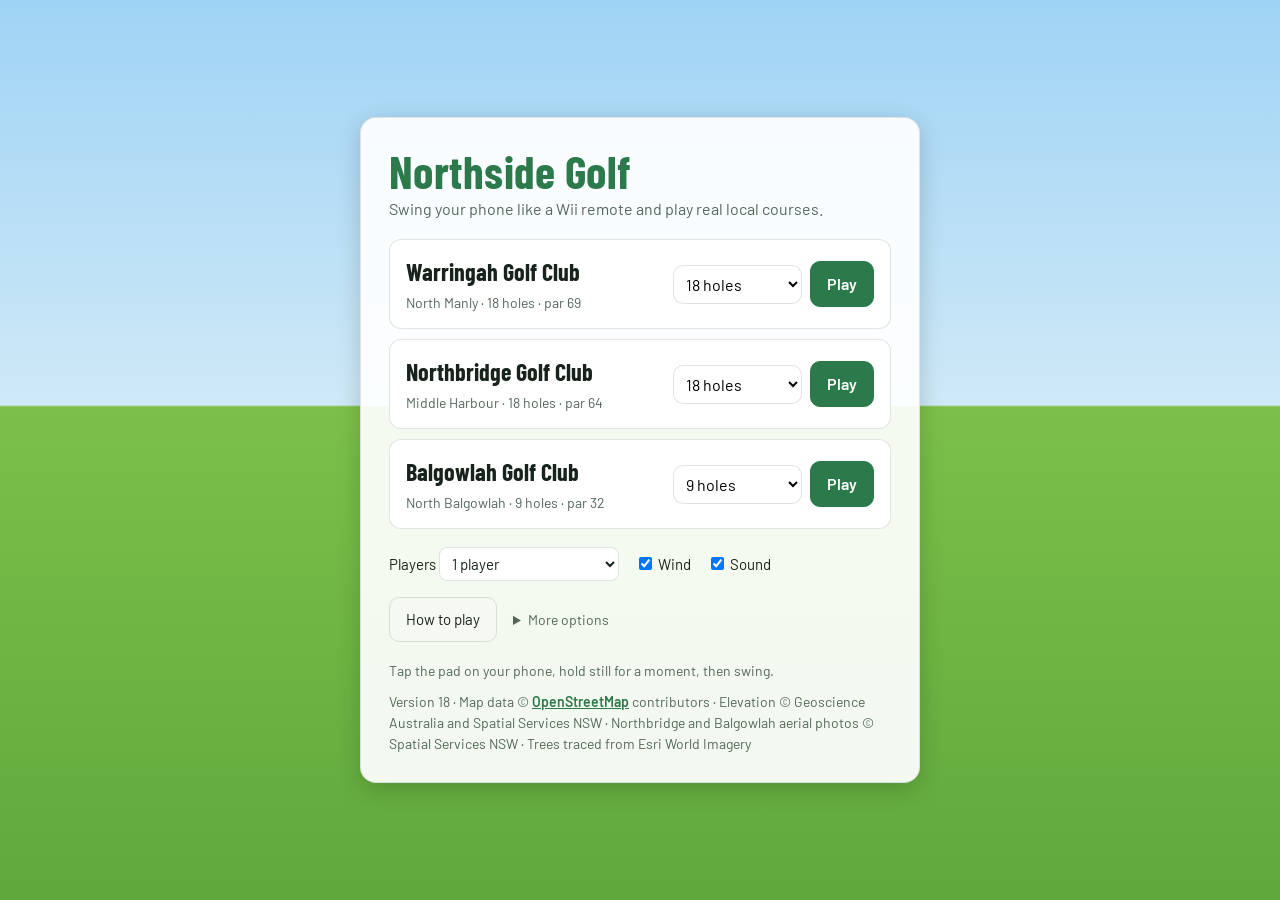
<file: index.html>
<!doctype html>
<html lang="en">
<head>
<meta charset="utf-8">
<meta name="viewport" content="width=device-width,initial-scale=1">
<title>Warringah Golf</title>
<link rel="preconnect" href="https://fonts.googleapis.com">
<link rel="preconnect" href="https://fonts.gstatic.com" crossorigin>
<link rel="stylesheet" href="https://fonts.googleapis.com/css2?family=Barlow:wght@400;500;600&family=Barlow+Condensed:wght@600;700&display=swap">
<link rel="stylesheet" href="style.css">
<style>
/* Layout: the 3D course fills the window; panels float over it in the corners, Wii style. */
:root{ --panel:rgba(255,255,255,.92); --panel-ink:#17231b; --panel-muted:#55665a; --panel-line:rgba(23,35,27,.12); }
html,body{height:100%;overflow:hidden}
body{background:#9fd3f5}
#view{position:fixed;inset:0;width:100%;height:100%;display:block}
.panel{background:var(--panel);color:var(--panel-ink);border-radius:16px;box-shadow:0 6px 24px rgba(0,0,0,.18);border:1px solid var(--panel-line)}
#hud{position:fixed;inset:0;pointer-events:none}
#hud > *{pointer-events:auto}
.tl{position:absolute;top:calc(14px + env(safe-area-inset-top,0px));left:16px;padding:12px 16px;display:flex;gap:14px;align-items:center}
.holeNum{font-family:var(--display);font-size:52px;line-height:.9;font-weight:700;color:var(--fairway)}
.holeNum small{display:block;font-size:13px;letter-spacing:.1em;text-transform:uppercase;color:var(--panel-muted);font-family:var(--body);font-weight:600}
.tl .meta{display:grid;gap:2px;font-variant-numeric:tabular-nums}
.tl .meta b{font-family:var(--display);font-size:22px}
.tl .meta span{color:var(--panel-muted);font-size:14px}
.tr{position:absolute;top:calc(14px + env(safe-area-inset-top,0px));right:16px;display:flex;gap:8px;align-items:center;flex-wrap:wrap;justify-content:flex-end;max-width:60vw}
.tr button,.btnp{background:var(--panel);color:var(--panel-ink);border:1px solid var(--panel-line);box-shadow:0 3px 12px rgba(0,0,0,.12)}
.chip{font-size:13px;font-weight:600;border-radius:999px;padding:6px 12px;background:var(--panel);color:var(--panel-muted);border:1px solid var(--panel-line);white-space:nowrap}
.chip.ok{color:#1f7a45} .chip.bad{color:#b3372b}
.tc{position:absolute;top:calc(14px + env(safe-area-inset-top,0px));left:50%;transform:translateX(-50%);padding:8px 14px;display:flex;gap:10px;align-items:center;font-variant-numeric:tabular-nums}
#windArrow{width:26px;height:26px;display:inline-block;transition:transform .3s}
.tc .k{font-size:12px;text-transform:uppercase;letter-spacing:.08em;color:var(--panel-muted)}
.tc b{font-family:var(--display);font-size:20px}
.bl{position:absolute;left:16px;bottom:calc(16px + env(safe-area-inset-bottom,0px));padding:14px 18px;min-width:220px;display:grid;gap:8px}
.bl .row{display:flex;justify-content:space-between;gap:16px;align-items:baseline}
.bl .k{font-size:12px;text-transform:uppercase;letter-spacing:.08em;color:var(--panel-muted)}
.bl .big{font-family:var(--display);font-size:30px;font-weight:700;line-height:1}
.bl .mid{font-family:var(--display);font-size:22px;font-weight:700}
#hint{font-size:14px;color:var(--panel-muted);border-top:1px solid var(--panel-line);padding-top:8px}
.br{position:absolute;right:16px;bottom:calc(16px + env(safe-area-inset-bottom,0px));padding:8px;display:grid;gap:6px}
#mini{width:200px;height:290px;border-radius:10px;display:block}
.br .row{display:flex;gap:6px}
.br button{flex:1;padding:8px 10px;font-size:14px}
.br button.on{background:#2c7a4c;color:#fff;border-color:#2c7a4c}
#banner{position:absolute;left:50%;bottom:calc(120px + env(safe-area-inset-bottom,0px));transform:translate(-50%,10px);padding:12px 20px;font-size:18px;font-weight:600;opacity:0;transition:opacity .25s,transform .25s;pointer-events:none;max-width:min(560px,90vw);text-align:center}
#banner.show{opacity:1;transform:translate(-50%,0)}
#banner{white-space:pre-line;line-height:1.45}
/* spin: where on the ball you strike it */
#spinBox{position:absolute;right:calc(16px + 236px);bottom:calc(16px + env(safe-area-inset-bottom,0px));padding:10px;display:grid;justify-items:center;gap:6px;width:112px}
#spinBox[hidden]{display:none}
#spinPad{position:relative;width:84px;height:84px;border-radius:50%;cursor:crosshair;touch-action:none;
  background:radial-gradient(circle at 34% 28%,#fff 0,#f3f3f3 38%,#d4d7d9 72%,#a6abae 100%);box-shadow:inset 0 -4px 8px rgba(0,0,0,.18),0 2px 6px rgba(0,0,0,.25)}
#spinPad::before,#spinPad::after{content:"";position:absolute;background:rgba(50,50,50,.5)}
#spinPad::before{left:50%;top:18%;bottom:18%;width:2px;transform:translateX(-50%)}
#spinPad::after{top:50%;left:18%;right:18%;height:2px;transform:translateY(-50%)}
#spinDot{position:absolute;left:50%;top:50%;width:13px;height:13px;border-radius:50%;background:#c6262e;border:2px solid #fff;transform:translate(-50%,-50%);box-shadow:0 1px 3px rgba(0,0,0,.4);transition:left .12s,top .12s}
#spinLab{font-size:13px;font-weight:600;color:var(--panel-muted);text-align:center}
@media (max-width:760px){ #spinBox{right:calc(16px + 146px);width:92px} #spinPad{width:64px;height:64px} }
/* swing bar from a bad lie: the full line drops */
#meter.lowered .full{background:#ffe066}
#meter .full,#meter .over{transition:bottom .3s,height .3s}
/* live link light */
.dotLive{display:inline-block;width:9px;height:9px;border-radius:50%;background:#b8c2b9;margin-right:6px;vertical-align:1px}
.dotLive.on{background:#2fae5a;box-shadow:0 0 0 0 rgba(47,174,90,.6);animation:pulse 1.2s infinite}
@keyframes pulse{0%{box-shadow:0 0 0 0 rgba(47,174,90,.6)}100%{box-shadow:0 0 0 10px rgba(47,174,90,0)}}
/* first-time guide */
.guideBox{width:min(640px,100%);padding:26px;display:grid;gap:16px}
.guideBox h2{font-size:32px;color:var(--fairway);margin:0}
.guideBox p{margin:0;color:var(--panel-ink);line-height:1.5}
.guideBox ul{margin:0;padding-left:20px;line-height:1.6}
.steps{display:flex;gap:6px}.steps i{flex:1;height:5px;border-radius:3px;background:#dfe6dd}.steps i.on{background:var(--fairway)}
.gStatus{display:grid;gap:6px;font-weight:600}
.calDots{display:flex;gap:10px;font-size:28px;color:#cfd8cd}.calDots .on{color:var(--fairway)}
.gActs{display:flex;justify-content:space-between;gap:10px;flex-wrap:wrap}
.course .pick{display:flex;gap:8px;align-items:center;flex-wrap:wrap;justify-content:flex-end}
.course select{font:inherit;padding:8px;border-radius:10px;border:1px solid var(--panel-line);background:#fff}
details.more summary{cursor:pointer;color:var(--panel-muted);font-size:14px}
#holeCard{position:fixed;left:50%;top:38%;transform:translate(-50%,-50%) scale(.96);padding:22px 40px;text-align:center;opacity:0;transition:opacity .3s,transform .3s;pointer-events:none}
#holeCard.show{opacity:1;transform:translate(-50%,-50%) scale(1)}
#cardA{font-family:var(--display);font-size:64px;font-weight:700;line-height:1;color:var(--fairway)}
#cardB{font-size:18px;color:var(--panel-muted);margin-top:6px;white-space:pre-line}
/* Wii-style call-outs: big bouncy words in the middle of the screen */
#callout{position:fixed;left:50%;top:30%;transform:translate(-50%,-50%) scale(.4);font-family:var(--display);font-size:clamp(44px,9vw,96px);font-weight:800;color:#fff;letter-spacing:.01em;
  -webkit-text-stroke:3px #1f7a3a;paint-order:stroke fill;text-shadow:0 6px 0 rgba(0,0,0,.18);opacity:0;pointer-events:none;z-index:4;white-space:nowrap}
#callout.gold{-webkit-text-stroke-color:#b07a00;color:#ffe066}
#callout.bad{-webkit-text-stroke-color:#9b2d20;color:#fff}
#callout.p1{-webkit-text-stroke-color:#174a85;color:#9fd0ff}
#callout.p2{-webkit-text-stroke-color:#8a3210;color:#ffc19e}
.ptag{display:inline-block;padding:1px 8px;border-radius:999px;color:#fff;font-size:12px;font-weight:700;width:max-content}
#scoreTable tr.pl th i{display:inline-block;width:9px;height:9px;border-radius:50%;margin-right:5px}
#callout.show{animation:pop 1.9s cubic-bezier(.2,1.4,.4,1) forwards}
@keyframes pop{0%{opacity:0;transform:translate(-50%,-50%) scale(.4)}12%{opacity:1;transform:translate(-50%,-50%) scale(1.12)}22%{transform:translate(-50%,-50%) scale(1)}80%{opacity:1;transform:translate(-50%,-50%) scale(1)}100%{opacity:0;transform:translate(-50%,-60%) scale(1)}}
/* Wii-style swing bar: fills as you swing; the white line is 100%, red above it is an overswing */
#meter{position:absolute;left:16px;top:50%;transform:translateY(-50%);padding:10px 8px;display:grid;gap:6px;justify-items:center;width:58px}
#meter{--th:240px}
#meter .track{position:relative;width:22px;height:var(--th);border-radius:12px;background:#e3e9e1;overflow:hidden;border:2px solid #fff;box-shadow:inset 0 1px 4px rgba(0,0,0,.18)}
#meter .over{position:absolute;left:0;right:0;top:0;height:calc(100% * 30 / 130);background:repeating-linear-gradient(-45deg,#f6c9c2,#f6c9c2 5px,#fbe2de 5px,#fbe2de 10px)}
#meter .fill{position:absolute;left:0;right:0;bottom:0;height:0;background:linear-gradient(0deg,#5bbf74,#2c7a4c 50%,#e0a33d 70%,#d0533f 77%,#b3261e);background-size:100% var(--th);background-position:bottom;transition:height .06s linear}
#meter .peak{position:absolute;left:-2px;right:-2px;height:3px;background:#17231b;bottom:0;opacity:0}
#meter .full{position:absolute;left:-2px;right:-2px;height:3px;background:#fff;bottom:calc(100% * 100 / 130);box-shadow:0 0 0 1px rgba(0,0,0,.25)}
#meter .pinTick{position:absolute;left:-6px;width:10px;height:10px;transform:translateY(50%) rotate(45deg);background:#ffe066;border:1px solid #9a7a10;bottom:0;display:none}
#meter b{font-family:var(--display);font-size:18px;font-variant-numeric:tabular-nums}
#meter.done .fill{transition:height .25s ease}
/* overswing: the bar goes haywire */
#meter.crazy{animation:mShake .09s linear 14}
#meter.crazy .fill{animation:mFlash .12s steps(2) 12}
#meter.crazy b{color:#b3261e !important}
@keyframes mShake{0%{transform:translateY(-50%) translate(0,0) rotate(0)}25%{transform:translateY(-50%) translate(-4px,3px) rotate(-4deg)}50%{transform:translateY(-50%) translate(3px,-4px) rotate(3deg)}75%{transform:translateY(-50%) translate(-3px,-2px) rotate(-2deg)}100%{transform:translateY(-50%) translate(0,0) rotate(0)}}
@keyframes mFlash{0%{filter:none}100%{filter:hue-rotate(160deg) saturate(3) brightness(1.3)}}
/* menu and modals */
.overlay{position:fixed;inset:0;display:grid;place-items:center;padding:16px;background:rgba(14,30,20,.35);z-index:5}
#menu{background:linear-gradient(180deg,#9fd3f5 0%,#cfe9f7 45%,#7cc04a 45.2%,#5fa83c 100%)}
.menuBox{width:min(560px,100%);padding:28px;display:grid;gap:18px}
.menuBox h1{font-size:46px;color:var(--fairway)}
.menuBox p{margin:0;color:var(--panel-muted)}
.courses{display:grid;gap:10px}
.course{display:flex;justify-content:space-between;align-items:center;gap:12px;padding:14px 16px;border-radius:12px;border:1px solid var(--panel-line);background:#fff}
.course b{font-family:var(--display);font-size:24px}
.course span{font-size:14px;color:var(--panel-muted)}
.course.soon{opacity:.55}
.course .acts{display:flex;gap:8px;flex-wrap:wrap;justify-content:flex-end}
.opts{display:flex;gap:16px;flex-wrap:wrap;align-items:center;font-size:15px}
.opts select{font:inherit;padding:6px 8px;border-radius:8px;border:1px solid var(--panel-line);background:#fff;color:var(--panel-ink)}
.menuFoot{display:flex;justify-content:space-between;gap:10px;flex-wrap:wrap;font-size:14px;color:var(--panel-muted)}
.menuFoot a{color:var(--fairway);font-weight:600}
.pairBox{width:min(520px,100%);padding:24px;display:grid;gap:14px}
.pairRow{display:flex;gap:18px;align-items:center;flex-wrap:wrap}
#qr{width:170px;height:170px;background:#fff;border-radius:12px;padding:8px;display:grid;place-items:center;border:1px solid var(--panel-line);flex:none}
#qr img{width:100%;height:100%;image-rendering:pixelated}
#qrLink{font-size:12px;word-break:break-all;color:var(--panel-muted)}
.pairBox ol{margin:0;padding-left:20px;flex:1 1 220px}
.keys{font-size:13px;color:var(--panel-muted)}
kbd{font:600 12px/1 var(--body);border:1px solid var(--panel-line);background:#f4f6f2;border-radius:5px;padding:2px 6px}
.scoreBox{width:min(980px,100%);padding:22px;display:grid;gap:14px}
.tableWrap{overflow-x:auto}
#scoreTable table{border-collapse:collapse;width:100%;font-variant-numeric:tabular-nums}
#scoreTable th,#scoreTable td{padding:6px 7px;text-align:center;border-bottom:1px solid var(--panel-line);font-size:15px}
#scoreTable th{text-align:left;color:var(--panel-muted);font-weight:600}
#scoreTable tr.dim td{color:var(--panel-muted);font-size:12px}
#scoreTable td.under span{display:inline-grid;place-items:center;width:28px;height:28px;color:#fff;background:#2c7a4c;border-radius:50%}
#scoreTable td.over{color:#b3372b;font-weight:700}
.scoreBox .acts{display:flex;gap:10px;justify-content:flex-end}
@media (max-width:760px){ #mini{width:130px;height:190px} .tc{display:none} .holeNum{font-size:40px} .bl{min-width:0} #meter{--th:150px} }
</style>
</head>
<body>
<canvas id="view" aria-label="Golf course"></canvas>

<div id="hud" hidden>
  <section class="panel tl">
    <div class="holeNum"><small>Hole</small><span id="hHole">1</span></div>
    <div class="meta"><span id="hPlayer" class="ptag" hidden></span><b id="hPar">Par 4</b><span id="hStroke">Shot 1</span><span>Total <b id="hTotal" style="font-size:16px">E</b></span></div>
  </section>
  <section class="panel tc" aria-label="Wind">
    <svg id="windArrow" viewBox="0 0 26 26" aria-hidden="true"><path d="M13 2 L20 12 H15 V24 H11 V12 H6 Z" fill="#2a64a3"/></svg>
    <div><div class="k">Wind</div><b id="hWind">Calm</b></div>
  </section>
  <div class="tr">
    <span class="chip" id="linkChip"><span class="dotLive" id="liveDot"></span><span id="linkTxt">Phone not linked</span></span>
    <button id="pairBtn">Phone code</button>
    <button id="cardBtn">Scorecard</button>
    <button id="menuBtn">Menu</button>
  </div>
  <section class="panel bl">
    <div class="row"><span class="k">To the pin</span><span class="big" id="hPin">–</span></div>
    <div class="row"><span class="k">Club</span><span class="mid" id="hClub">Driver</span></div>
    <div class="row"><span class="k" id="hClubMax">Up to 230 m</span><span class="k" id="hLie">Tee</span></div>
    <div class="row" id="playsRow" hidden><span class="k">Plays like</span><span class="mid" id="hPlays"></span></div>
    <div id="hint"></div>
  </section>
  <section class="panel br">
    <canvas id="mini" width="400" height="580" aria-label="Map of this hole"></canvas>
    <div class="row"><button id="mapBtn">Overhead</button><button id="readBtn">Read green</button></div>
  </section>
  <section class="panel" id="spinBox" aria-label="Spin" hidden>
    <div id="spinPad" title="Click where to strike the ball: top = topspin, bottom = backspin, sides = curve. Double-click to reset."><i id="spinDot"></i></div>
    <div id="spinLab">No spin</div>
  </section>
  <div class="panel" id="banner" role="status"></div>
  <section class="panel" id="meter" aria-label="Swing power">
    <div class="track"><div class="over"></div><div class="fill" id="mFill"></div><div class="peak" id="mPeak"></div><div class="full"></div><div class="pinTick" id="mPin" title="Power to reach the pin"></div></div>
    <b id="mLab">0%</b>
  </section>
</div>
<div class="panel" id="holeCard" aria-live="polite"><div id="cardA"></div><div id="cardB"></div></div>
<div id="callout" aria-live="polite"></div>

<div class="overlay" id="menu">
  <div class="panel menuBox">
    <div>
      <h1>Northside Golf</h1>
      <p>Swing your phone like a Wii remote and play real local courses.</p>
    </div>
    <div class="courses">
      <div class="course" data-course="warringah" data-name="Warringah">
        <div><b>Warringah Golf Club</b><br><span>North Manly · 18 holes · par 69</span></div>
        <div class="acts"><button class="btnp resume" hidden>Resume</button><div class="pick"><select class="roundSel" aria-label="Round"></select><button id="playBtn" class="primary play">Play</button></div></div>
      </div>
      <div class="course" data-course="northbridge" data-name="Northbridge">
        <div><b>Northbridge Golf Club</b><br><span>Middle Harbour · 18 holes · par 64</span></div>
        <div class="acts"><button class="btnp resume" hidden>Resume</button><div class="pick"><select class="roundSel" aria-label="Round"></select><button class="primary play">Play</button></div></div>
      </div>
      <div class="course" data-course="balgowlah" data-name="Balgowlah">
        <div><b>Balgowlah Golf Club</b><br><span>North Balgowlah · 9 holes · par 32</span></div>
        <div class="acts"><button class="btnp resume" hidden>Resume</button><div class="pick"><select class="roundSel" aria-label="Round"></select><button class="primary play">Play</button></div></div>
      </div>
    </div>
    <div class="opts">
      <label>Players <select id="playersSel"><option value="1">1 player</option><option value="2">2 players (two phones)</option></select></label>
      <label><input type="checkbox" id="windChk"> Wind</label>
      <label><input type="checkbox" id="muteChk"> Sound</label>
      <button id="guideBtn">How to play</button>
      <details class="more"><summary>More options</summary><div class="opts" style="margin-top:8px">
        <label>Hook and slice <select id="curveSel"><option value="off">Off</option><option value="gentle">Gentle</option><option value="full">Full</option></select></label>
        <a href="lab.html">Swing Lab (fine-tune your swing)</a></div></details>
    </div>
    <div class="menuFoot"><span>Tap the pad on your phone, hold still for a moment, then swing.</span><span><span id="ver"></span> · Map data © <a href="https://www.openstreetmap.org/copyright" target="_blank" rel="noopener">OpenStreetMap</a> contributors · Elevation © Geoscience Australia and Spatial Services NSW · Northbridge and Balgowlah aerial photos © Spatial Services NSW · Trees traced from Esri World Imagery</span></div>
  </div>
</div>

<div class="overlay" id="pairModal" hidden>
  <div class="panel pairBox">
    <h2 style="color:var(--panel-ink)">Link your phone</h2>
    <div class="pairRow">
      <div id="qr">Making a code…</div>
      <ol>
        <li id="pairLi1">Scan this code with your phone's camera and open the link.</li>
        <li>Tap <b>Start</b>, then <b>Allow</b> when it asks about motion (iPhone asks once).</li>
        <li>Hold the phone like a club grip, screen facing the target, volume buttons down. Tap the pad, hold still until it clicks, then swing.</li>
      </ol>
    </div>
    <div class="gStatus"><span><span class="dotLive" id="pairDot"></span><span id="pairTxt">Waiting for your phone…</span></span></div>
    <div id="qrLink"></div>
    <div class="keys">No phone? Aim with <kbd>←</kbd> <kbd>→</kbd>, change club with <kbd>↑</kbd> <kbd>↓</kbd>, hold <kbd>Space</kbd> and let go to swing, <kbd>M</kbd> overhead view, <kbd>G</kbd> read the green, <kbd>I</kbd><kbd>J</kbd><kbd>K</kbd><kbd>L</kbd> spin.</div>
    <div class="gActs"><button id="pairReset">Make a new code</button><span style="display:flex;gap:8px"><button id="pairKeys">Play with keyboard</button><button id="pairClose" class="primary">Done</button></span></div>
  </div>
</div>

<div class="overlay" id="guide" hidden>
  <div class="panel guideBox" role="dialog" aria-labelledby="gTitle">
    <div class="steps" id="gSteps"><i></i><i></i><i></i><i></i></div>
    <h2 id="gTitle"></h2>
    <div id="gBody"></div>
    <div class="gActs"><button id="gSkip">Skip</button><span style="display:flex;gap:8px"><button id="gBack">Back</button><button id="gNext" class="primary">Next</button></span></div>
  </div>
</div>

<div class="overlay" id="scoreModal" hidden>
  <div class="panel scoreBox">
    <h2 id="scoreTitle" style="color:var(--panel-ink)">Scorecard</h2>
    <div class="tableWrap" id="scoreTable"></div>
    <p id="scoreSum" style="margin:0"></p>
    <div class="acts"><button id="scoreNew" class="primary" hidden>Play again</button><button id="scoreClose">Close</button></div>
  </div>
</div>
<div class="toast" id="toast"></div>

<script src="vendor/three.min.js"></script>
<script src="vendor/peerjs.min.js"></script>
<script src="vendor/qrcode.js"></script>
<script src="courses/warringah.js"></script>
<script src="courses/warringah-elev.js"></script>
<script src="courses/northbridge.js"></script>
<script src="courses/northbridge-elev.js"></script>
<script src="courses/balgowlah.js"></script>
<script src="courses/balgowlah-elev.js"></script>
<script src="js/course.js"></script>
<script src="js/terrain.js"></script>
<script src="js/trees.js"></script>
<script src="js/greens.js"></script>
<script src="js/golfer.js"></script>
<script src="js/physics.js"></script>
<script src="js/sound.js"></script>
<script src="js/scene.js"></script>
<script src="js/game.js"></script>
</body>
</html>
</file>
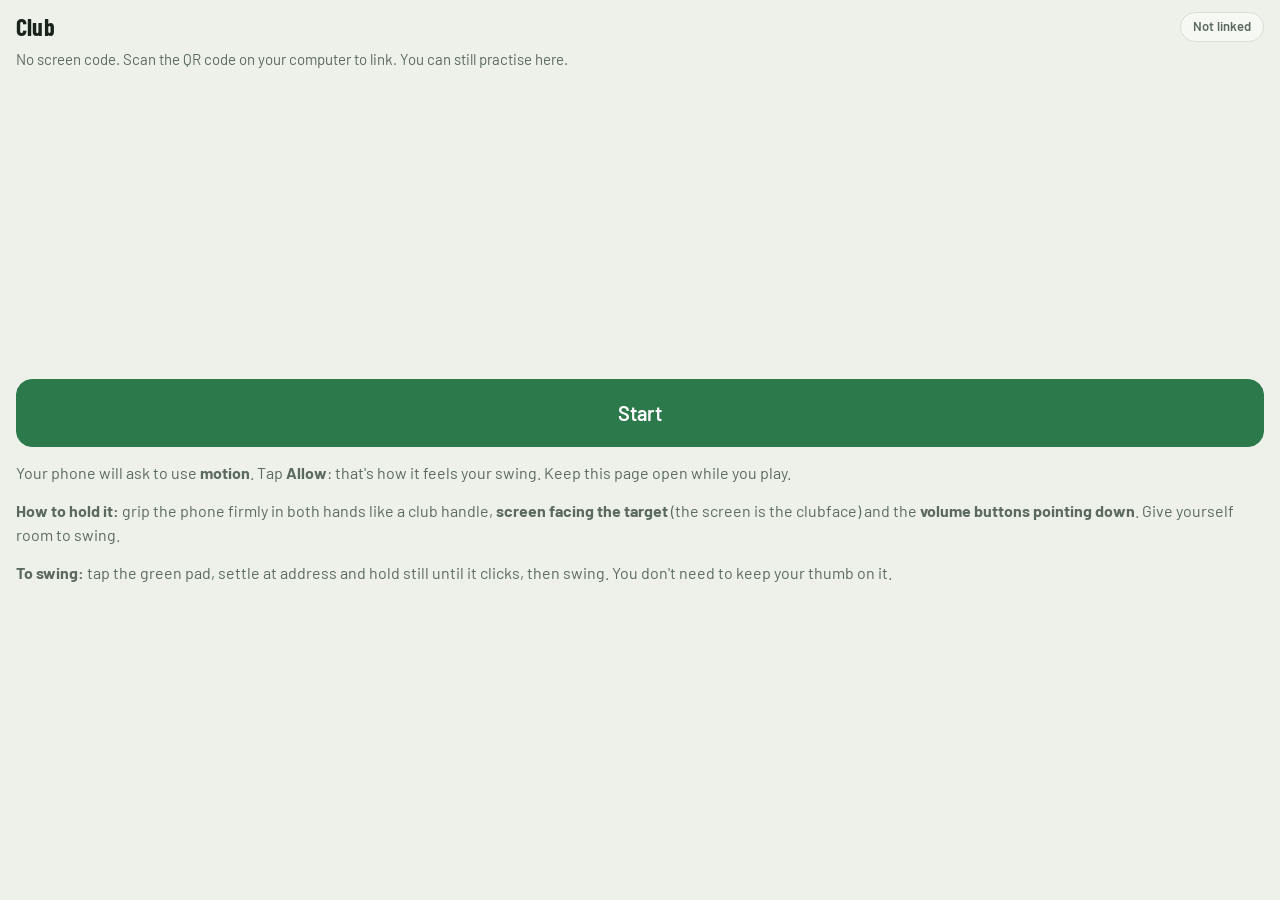
<file: controller.html>
<!doctype html>
<html lang="en">
<head>
<meta charset="utf-8">
<meta name="viewport" content="width=device-width,initial-scale=1,viewport-fit=cover,user-scalable=no">
<meta name="theme-color" content="#2c7a4c">
<title>Club · Warringah Golf</title>
<link rel="preconnect" href="https://fonts.googleapis.com">
<link rel="preconnect" href="https://fonts.gstatic.com" crossorigin>
<link rel="stylesheet" href="https://fonts.googleapis.com/css2?family=Barlow:wght@400;500;600&family=Barlow+Condensed:wght@600;700&display=swap">
<link rel="stylesheet" href="style.css">
<style>
html,body{height:100%}
body{display:flex;flex-direction:column;overscroll-behavior:none;-webkit-user-select:none;user-select:none;-webkit-touch-callout:none}
.top{padding:calc(12px + env(safe-area-inset-top,0px)) 16px 6px;display:flex;justify-content:space-between;align-items:center;gap:10px}
.top h1{font-size:24px}
.chip{font-size:13px;font-weight:600;border-radius:999px;padding:4px 12px;background:var(--surface-2);border:1px solid var(--line);color:var(--muted);white-space:nowrap}
.chip.ok{background:var(--fairway-soft);color:var(--fairway);border-color:transparent}
.chip.bad{background:var(--flag-soft);color:var(--flag);border-color:transparent}
.msg{padding:0 16px 8px;color:var(--muted);font-size:15px;min-height:1.5em}
main{flex:1;display:flex;flex-direction:column;padding:0 16px calc(14px + env(safe-area-inset-bottom,0px));gap:10px;min-height:0}
.start{flex:1;display:flex;flex-direction:column;justify-content:center;gap:14px}
.start button{font-size:20px;padding:18px;border-radius:16px}
.start p{margin:0;color:var(--muted)}
.clubs{display:flex;gap:6px;overflow-x:auto;padding-bottom:2px;scrollbar-width:none}
.clubs::-webkit-scrollbar{display:none}
.clubs button{flex:none;min-width:52px;padding:9px 10px;border-radius:10px;font-family:var(--display);font-size:18px;font-weight:700}
.clubs button[aria-pressed="true"]{background:var(--fairway);color:var(--fairway-ink);border-color:var(--fairway)}
.clubname{font-size:14px;color:var(--muted);margin-top:-2px}
.aimrow{display:grid;grid-template-columns:1fr auto auto 1fr;gap:6px}
.aimrow button{padding:12px 10px;font-size:17px;font-weight:600;touch-action:none}
.aimrow button.on{background:var(--fairway);color:var(--fairway-ink);border-color:var(--fairway)}
.pad{flex:1;border-radius:22px;border:2px solid var(--fairway);background:var(--fairway-soft);display:flex;flex-direction:column;align-items:center;justify-content:center;gap:6px;touch-action:none;text-align:center;transition:background .12s,transform .12s;min-height:220px}
.pad .big{font-family:var(--display);font-size:40px;font-weight:700;line-height:1;color:var(--fairway)}
.pad .small{color:var(--muted);font-size:15px;max-width:26ch}
.pad.held{background:var(--fairway);transform:scale(.985)}
.pad.settle{background:var(--amber-soft);border-color:var(--amber)}
.pad.settle .big{color:var(--amber)}
.pad.held .big,.pad.held .small{color:var(--fairway-ink)}
.pad.cal{border-color:var(--amber);background:var(--amber-soft)}
.pad.cal .big{color:var(--amber)}
.pad.cal.held{background:var(--amber)}
.pad.cal.held .big,.pad.cal.held .small{color:var(--bg)}
.foot{display:flex;justify-content:space-between;align-items:center;gap:10px}
.result{font-variant-numeric:tabular-nums}
.result .num{font-size:32px;font-weight:700;line-height:1}
.result .num small{font-size:16px;color:var(--muted);margin-left:2px}
.result .tag{font-size:13px;color:var(--muted)}
.live{font-size:12px;color:var(--muted);font-variant-numeric:tabular-nums}
.live[hidden]{display:none}
/* impact flash: the pad lights up when the ball is struck */
.pad.hit{animation:hit .35s ease-out}
@keyframes hit{0%{box-shadow:0 0 0 0 rgba(255,224,102,.9);background:#fff6cc}100%{box-shadow:0 0 0 28px rgba(255,224,102,0)}}
/* spin: tap where on the ball to strike it */
.spinrow{display:flex;align-items:center;gap:12px}
.spinrow[hidden]{display:none}
.spinball{position:relative;width:64px;height:64px;border-radius:50%;flex:none;touch-action:none;
  background:radial-gradient(circle at 35% 30%,#fff 0,#f1f1f1 40%,#cfd2d4 75%,#a9adb0 100%);box-shadow:inset 0 -3px 6px rgba(0,0,0,.18),0 1px 3px rgba(0,0,0,.25)}
.spinball::before,.spinball::after{content:"";position:absolute;background:rgba(60,60,60,.45)}
.spinball::before{left:50%;top:16%;bottom:16%;width:1.5px;transform:translateX(-50%)}
.spinball::after{top:50%;left:16%;right:16%;height:1.5px;transform:translateY(-50%)}
.spinball i{position:absolute;width:12px;height:12px;border-radius:50%;background:#c6262e;border:2px solid #fff;transform:translate(-50%,-50%);left:50%;top:50%;box-shadow:0 1px 2px rgba(0,0,0,.4)}
.spinrow .lab{font-size:14px;color:var(--muted)}
.spinrow .lab b{display:block;color:var(--ink);font-size:16px}
.haptic{position:absolute;opacity:0;pointer-events:none;width:1px;height:1px;overflow:hidden}
</style>
</head>
<body>
<div class="top">
  <h1>Club</h1>
  <span class="chip" id="chip">Not linked</span>
</div>
<div class="msg" id="msg">Starting…</div>
<main>
  <section class="start" id="startView">
    <button class="primary" id="startBtn">Start</button>
    <p>Your phone will ask to use <b>motion</b>. Tap <b>Allow</b>: that's how it feels your swing. Keep this page open while you play.</p>
    <p><b>How to hold it:</b> grip the phone firmly in both hands like a club handle, <b>screen facing the target</b> (the screen is the clubface) and the <b>volume buttons pointing down</b>. Give yourself room to swing.</p>
    <p><b>To swing:</b> tap the green pad, settle at address and hold still until it clicks, then swing. You don't need to keep your thumb on it.</p>
  </section>
  <div id="playView" hidden style="display:contents">
    <div class="clubs" id="clubs" role="group" aria-label="Choose a club"></div>
    <div class="clubname" id="clubName"></div>
    <div class="aimrow"><button id="aimL" aria-label="Aim left">◀ Aim</button><button id="mapB">Map</button><button id="readB">Read</button><button id="aimR" aria-label="Aim right">Aim ▶</button></div>
    <div class="spinrow" id="spinRow"><div class="spinball" id="spinBall" aria-label="Spin: tap where to strike the ball"><i id="spinDot"></i></div>
      <div class="lab"><b id="spinLab">No spin</b>Tap the ball: top for topspin, bottom for backspin, sides to curve it. Double-tap to reset.</div></div>
    <section class="pad" id="pad" aria-label="Tap, hold still, then swing">
      <div class="big" id="padBig">Tap to swing</div>
      <div class="small" id="padSmall">Tap, settle at address until it clicks, then swing.</div>
    </section>
    <div class="foot">
      <div class="result"><div class="tag" id="lastTag">Last swing</div><div class="num" id="pw">–</div></div>
      <button id="calBtn">Set full swing</button>
    </div>
    <div class="live" id="live" hidden></div>
    <label class="haptic" aria-hidden="true"><input type="checkbox" switch id="hapticSw"></label>
  </div>
</main>
<div class="toast" id="toast"></div>

<script src="vendor/peerjs.min.js"></script>
<script>
(() => {
const VERSION = 18;
const $ = s => document.querySelector(s);
const hostId = decodeURIComponent((location.hash || '').slice(1)).replace(/[^a-z0-9-]/gi, '');
const device = /iPhone/.test(navigator.userAgent) ? 'iPhone' : /iPad/.test(navigator.userAgent) ? 'iPad' : /Android/.test(navigator.userAgent) ? 'Android phone' : 'this device';
const setMsg = t => { $('#msg').textContent = t; };
const chip = (t, k) => { const c = $('#chip'); c.textContent = t; c.className = 'chip' + (k ? ' ' + k : ''); };
function toast(t){ const el = $('#toast'); el.textContent = t; el.classList.add('show'); setTimeout(() => el.classList.remove('show'), 1800); }
const store = {
  get(k, d){ try { const v = localStorage.getItem(k); return v == null ? d : JSON.parse(v); } catch { return d; } },
  set(k, v){ try { localStorage.setItem(k, JSON.stringify(v)); } catch {} }
};

const CLUBS = [['Dr','Driver'],['3W','3 wood'],['5i','5 iron'],['7i','7 iron'],['9i','9 iron'],['PW','Pitching wedge'],['SW','Sand wedge'],['Pt','Putter']];
// Detection settings. Full swings: hands rotate hundreds of °/s. Putts: a few dozen.
const MODES = {
  full: {start: 180, end: 100, endHold: 80, minPeak: 220, floor: 150, wait: 500},
  // wedges and short irons: soft chips and even putting-style strokes still count
  chip: {start: 70, end: 35, endHold: 110, minPeak: 100, floor: 60, wait: 400},
  putt: {start: 40, end: 20, endHold: 120, minPeak: 60, floor: 30, wait: 300}
};
let club = store.get('wgolf-club', 'Dr');
let full = store.get('wgolf-full', null);       // °/s of your 100% swing, set by calibration
let puttFull = store.get('wgolf-puttfull', null);
const FULL_DEFAULT = 1100, PUTT_DEFAULT = 300;  // from your first test session
let face0 = store.get('wgolf-face0b', null);     // your 'straight' face reading, from the setup swings (new grip from v15)
let calibrating = null;                          // {mode, peaks: [], faces: []}
const mode = () => club === 'Pt' ? 'putt' : ['9i', 'PW', 'SW'].includes(club) ? 'chip' : 'full';

setMsg(hostId ? 'Tap Start to link with the screen.' : 'No screen code. Scan the QR code on your computer to link. You can still practise here.');
if (typeof DeviceMotionEvent === 'undefined') setMsg('This browser can\'t read your phone\'s motion. Use Safari on iPhone or Chrome on Android. (On the computer you can also swing with the Space bar.)');
if (/[?&#]debug/.test(location.href)) document.querySelector('#live').hidden = false;
if (!window.isSecureContext) setMsg('Open this page from its https:// address, or motion will be blocked.');

// ---------- link ----------
let peer = null, conn = null, motionStatus = 'pending';
function send(m){ if (conn && conn.open) { try { conn.send(m); } catch {} } }
function hello(){
  send({t:'status', motion: motionStatus, device, v: VERSION});
  send({t:'club', club});
  send({t:'cal', full: full || FULL_DEFAULT, puttFull: puttFull || PUTT_DEFAULT, face0, set: {full: !!full, putt: !!puttFull, face: face0 != null}});
}
function link(){
  if (!hostId || typeof Peer === 'undefined') return;
  chip('Linking…');
  peer = new Peer({debug: 1});
  peer.on('open', connectNow);
  peer.on('error', e => {
    if (e.type === 'peer-unavailable'){ chip('Looking…'); setMsg('Looking for the screen. Keep the game or Swing Lab open on your Mac.'); clearTimeout(retryT); retryT = setTimeout(connectNow, 2500); }
    else if (['network','server-error','socket-error'].includes(e.type) && !(conn && conn.open)){ chip('Not linked', 'bad'); setMsg('No internet connection to the matchmaking server.'); }
  });
  peer.on('disconnected', () => { try { peer.reconnect(); } catch {} });
}
// Reconnects by itself, so switching between the Swing Lab and the game on the Mac keeps the phone linked.
let retryT = 0;
function connectNow(){
  if (!peer || peer.destroyed || (conn && conn.open)) return;
  let slot = -1; try { slot = Number(sessionStorage.getItem('wgolf-slot-' + hostId) ?? -1); } catch {}
  const c = peer.connect(hostId, {serialization: 'json', metadata: {slot: Number.isInteger(slot) ? slot : -1}}); conn = c;
  c.on('open', () => { chip('Linked', 'ok'); hello(); });
  c.on('data', onScreen);
  c.on('close', () => { if (c !== conn) return; chip('Reconnecting…'); clearTimeout(retryT); retryT = setTimeout(connectNow, 1500); });
}
function onScreen(m){
  if (!m || typeof m !== 'object') return;
  if (m.t === 'ping') send({t:'pong', at: m.at});
  else if (m.t === 'club' && CLUBS.some(c => c[0] === m.club) && !calibrating && m.club !== club){ club = m.club; store.set('wgolf-club', club); renderClubs(); }
  else if (m.t === 'state' && typeof m.text === 'string'){ setMsg(m.text.slice(0, 120)); if (m.club) $('#spinRow').hidden = m.club === 'Pt'; }
  else if (m.t === 'you' && Number(m.n) >= 1){ const n = Number(m.n); try { sessionStorage.setItem('wgolf-slot-' + hostId, String(n - 1)); } catch {}
    const h = document.querySelector('h1'); h.textContent = Number(m.of) > 1 ? `Player ${n}` : 'Club'; h.style.color = Number(m.of) > 1 && /^#[0-9a-f]{6}$/i.test(m.color || '') ? m.color : ''; }
  else if (m.t === 'spin') showSpin(Number(m.top) || 0, Number(m.side) || 0);
  else if (m.t === 'calibrate' && m.cancel){ if (calibrating) $('#calBtn').click(); }
  else if (m.t === 'calibrate' && !calibrating){ if (m.mode === 'full' && club === 'Pt'){ club = 'Dr'; store.set('wgolf-club', club); } $('#calBtn').click(); }
}

// ---------- clubs ----------
function renderClubs(){
  $('#clubs').innerHTML = CLUBS.map(([k]) => `<button data-club="${k}" aria-pressed="${k === club}">${k}</button>`).join('');
  $('#clubName').textContent = CLUBS.find(c => c[0] === club)[1] + (club === 'Pt' ? ' · soft stroke, like a real putt' : '');
  $('#calBtn').textContent = club === 'Pt' ? 'Set full putt' : 'Set full swing';
  $('#padSmall').textContent = calibrating ? calText() : club === 'Pt' ? 'Tap, settle over the ball until it clicks, then make a smooth stroke.' : 'Tap, settle at address until it clicks, then swing.';
  $('#pad').classList.toggle('cal', !!calibrating);
  $('#spinRow').hidden = club === 'Pt';
}
$('#clubs').addEventListener('click', e => {
  const b = e.target.closest('button[data-club]'); if (!b || calibrating) return;
  club = b.dataset.club; store.set('wgolf-club', club); renderClubs(); send({t:'club', club});
  b.scrollIntoView({inline:'center', block:'nearest', behavior:'smooth'});
});

// ---------- calibration ----------
function calText(){ return calibrating.mode === 'putt'
  ? `Make your longest comfortable putting stroke. ${calibrating.peaks.length + 1} of 3.`
  : `Take a full, comfortable swing. ${calibrating.peaks.length + 1} of 3.`; }
$('#calBtn').onclick = () => {
  if (calibrating){ calibrating = null; renderClubs(); setMsg('Setup cancelled.'); send({t:'cal', cancelled: true}); return; }
  calibrating = {mode: mode(), peaks: [], faces: []};
  $('#calBtn').textContent = 'Cancel';
  setMsg(calibrating.mode === 'putt' ? 'Setting your full putt. These 3 strokes set 100% for the putter.' : 'Setting your full swing. Swing straight: these 3 set 100% power and what "straight" feels like.');
  send({t:'cal', step: 0, of: 3, mode: calibrating.mode});
  renderClubs(); $('#calBtn').textContent = 'Cancel';
};
function calSwing(peak, faceRaw){
  calibrating.peaks.push(peak); calibrating.faces.push(faceRaw);
  const n = calibrating.peaks.length;
  send({t:'cal', step: n, of: 3, mode: calibrating.mode, peak: Math.round(peak)});
  if (n < 3){ renderClubs(); $('#calBtn').textContent = 'Cancel'; return; }
  const med = [...calibrating.peaks].sort((a,b) => a-b)[1];
  if (calibrating.mode === 'putt'){ puttFull = Math.round(med); store.set('wgolf-puttfull', puttFull); }
  else { full = Math.round(med); store.set('wgolf-full', full);
    face0 = Math.round([...calibrating.faces].sort((a,b) => a-b)[1]); store.set('wgolf-face0b', face0); }
  setMsg(calibrating.mode === 'putt' ? `Full putt set: ${puttFull} °/s.` : `Full swing set: ${full} °/s. A swing like that is 100% power.`);
  toast('Saved');
  calibrating = null; renderClubs(); hello();
}

// ---------- spin ----------
let spin = {top: 0, side: 0};
function showSpin(top, side){
  spin = {top, side}; const d = $('#spinDot'); d.style.left = (50 + side * 38) + '%'; d.style.top = (50 - top * 38) + '%';
  const t = top > 0.25 ? 'Topspin' : top < -0.25 ? 'Backspin' : '', sd = side > 0.25 ? 'fade' : side < -0.25 ? 'draw' : '';
  $('#spinLab').textContent = t && sd ? `${t} + ${sd}` : t || (sd ? sd[0].toUpperCase() + sd.slice(1) + ' spin' : 'No spin');
}
(() => { const b = $('#spinBall');
  const set = e => { const r = b.getBoundingClientRect(), x = (e.clientX - r.left) / r.width * 2 - 1, y = (e.clientY - r.top) / r.height * 2 - 1, l = Math.hypot(x, y), k = l > 1 ? 1 / l : 1;
    const sx = Math.abs(x * k) < 0.15 ? 0 : x * k, sy = Math.abs(y * k) < 0.15 ? 0 : -y * k; showSpin(sy, sx); send({t:'spin', top: sy, side: sx}); };
  b.addEventListener('pointerdown', e => { e.preventDefault(); set(e); try { b.setPointerCapture(e.pointerId); } catch {} });
  b.addEventListener('pointermove', e => { if (e.buttons) set(e); });
  b.addEventListener('dblclick', () => { showSpin(0, 0); send({t:'spin', top: 0, side: 0}); });
})();

// ---------- feeling the strike ----------
// Android buzzes. iPhones don't let web pages vibrate, so every phone also gets a "thwack" and a flash
// (and newer iPhones a light tap from a hidden switch).
let actx = null;
// let sounds play even with the iPhone's silent switch on (iOS 17+)
try { if (navigator.audioSession) navigator.audioSession.type = 'playback'; } catch {}
function click(){
  if (!actx || actx.state !== 'running') return;
  const t = actx.currentTime, o = actx.createOscillator(), g = actx.createGain();
  o.type = 'square'; o.frequency.setValueAtTime(1500, t); g.gain.setValueAtTime(0.18, t); g.gain.exponentialRampToValueAtTime(0.001, t + 0.05);
  o.connect(g); g.connect(actx.destination); o.start(t); o.stop(t + 0.06);
}
function unlockAudio(){ try { if (!actx){ const A = window.AudioContext || window.webkitAudioContext; if (A) actx = new A(); } if (actx && actx.state === 'suspended') actx.resume(); } catch {} }
function thwack(power, putt){
  if (!actx || actx.state !== 'running') return;
  const t = actx.currentTime, n = actx.createBuffer(1, Math.ceil(actx.sampleRate * 0.08), actx.sampleRate), d = n.getChannelData(0);
  for (let i = 0; i < d.length; i++) d[i] = (Math.random() * 2 - 1) * Math.pow(1 - i / d.length, 3);
  const src = actx.createBufferSource(), f = actx.createBiquadFilter(), g = actx.createGain(); src.buffer = n; f.type = putt ? 'bandpass' : 'highpass'; f.frequency.value = putt ? 2200 : 1200;
  g.gain.value = putt ? 0.6 : 0.8 + power * 0.7; src.connect(f); f.connect(g); g.connect(actx.destination); src.start(t);
  if (!putt){ const o = actx.createOscillator(), og = actx.createGain(); o.frequency.setValueAtTime(170, t); o.frequency.exponentialRampToValueAtTime(60, t + 0.12);
    og.gain.setValueAtTime(0.9, t); og.gain.exponentialRampToValueAtTime(0.001, t + 0.15); o.connect(og); og.connect(actx.destination); o.start(t); o.stop(t + 0.2); }
}
function impact(power, putt){
  try { navigator.vibrate?.(putt ? 20 : [30 + Math.round(power * 50)]); } catch {}
  thwack(power, putt);
  pad.classList.remove('hit'); void pad.offsetWidth; pad.classList.add('hit');
}

// ---------- motion ----------
let gotMotion = false, rot = 0, lastT = 0, lastSend = 0;
let holding = false, active = false, peak = 0, t0 = 0, lowSince = 0, coolUntil = 0;
let practice = false, stillSince = 0, readyUntil = 0;
// Tap, then swing (version 15): a tap arms the club; once the phone has been still at address for a
// moment it clicks, and the next swing counts. No need to keep a thumb on the screen.
let arm = 'idle', armAt = 0, readyAt = 0;
const STILL = {full: 28, chip: 22, putt: 14};       // °/s: steadier than this counts as holding still

// ---------- face angle ----------
// From address (pad pressed) we track the phone's full 3D orientation by integrating the gyro.
// At impact (fastest moment) we rotate the "face" direction of the phone by that orientation,
// flatten it onto the ground using gravity measured at address, and measure how far it has
// turned left or right. That is where the clubface points, whatever path the swing took.
const D2R = Math.PI / 180;
const qmul = (a, b) => [a[0]*b[0]-a[1]*b[1]-a[2]*b[2]-a[3]*b[3], a[0]*b[1]+a[1]*b[0]+a[2]*b[3]-a[3]*b[2], a[0]*b[2]-a[1]*b[3]+a[2]*b[0]+a[3]*b[1], a[0]*b[3]+a[1]*b[2]-a[2]*b[1]+a[3]*b[0]];
const qrot = (q, v) => { const r = qmul(qmul(q, [0, v[0], v[1], v[2]]), [q[0], -q[1], -q[2], -q[3]]); return [r[1], r[2], r[3]]; };
const dot = (a, b) => a[0]*b[0] + a[1]*b[1] + a[2]*b[2];
const cross = (a, b) => [a[1]*b[2]-a[2]*b[1], a[2]*b[0]-a[0]*b[2], a[0]*b[1]-a[1]*b[0]];
const norm = v => { const n = Math.hypot(v[0], v[1], v[2]) || 1; return [v[0]/n, v[1]/n, v[2]/n]; };
let q = [1, 0, 0, 0], gLP = [0, -9.8, 0], up = [0, 1, 0], faceAxis = [0, 0, 1], gammaSum = 0;
let faceAtPeak = 0, oldAtPeak = 0;
function addressNow(){
  q = [1, 0, 0, 0]; gammaSum = 0; up = norm(gLP);
  // the face direction is whichever side of the phone (across it, or out of the screen) is flattest at address
  faceAxis = Math.abs(up[0]) < Math.abs(up[2]) ? [1, 0, 0] : [0, 0, 1];
}
function faceNow(){
  const n0 = faceAxis, n1 = qrot(q, faceAxis);
  const flat = v => norm([v[0] - up[0]*dot(v, up), v[1] - up[1]*dot(v, up), v[2] - up[2]*dot(v, up)]);
  const a = flat(n0), b = flat(n1);
  return Math.atan2(dot(up, cross(a, b)), dot(a, b)) / D2R;
}

$('#startBtn').onclick = async () => {
  $('#startBtn').disabled = true; unlockAudio();
  let perm = 'granted';
  try {
    if (typeof DeviceMotionEvent !== 'undefined' && typeof DeviceMotionEvent.requestPermission === 'function') perm = await DeviceMotionEvent.requestPermission();
  } catch (e) { perm = 'denied'; }
  if (perm !== 'granted'){
    motionStatus = 'denied'; link();
    setMsg('Motion access was refused. In Safari, tap "aA" → Website Settings, allow Motion & Orientation, then reload.');
    $('#startBtn').disabled = false; return;
  }
  window.addEventListener('devicemotion', onMotion);
  navigator.wakeLock?.request('screen').catch(() => {});
  $('#startView').hidden = true; $('#playView').hidden = false;
  renderClubs(); setMsg('Waiting for motion…'); link();
  setTimeout(() => {
    if (!gotMotion){ motionStatus = 'none'; send({t:'status', motion:'none', device, v: VERSION}); setMsg("This browser isn't giving motion data. Try Safari on iPhone or Chrome on Android."); }
  }, 2000);
};

function onMotion(e){
  const rr = e.rotationRate;
  if (!rr || (rr.alpha == null && rr.beta == null && rr.gamma == null)) return;
  const now = performance.now(), dt = lastT ? Math.min(0.1, (now - lastT) / 1000) : 0; lastT = now;
  const a = rr.alpha || 0, b = rr.beta || 0, g = rr.gamma || 0;
  rot = Math.hypot(a, b, g);
  if (!gotMotion){ gotMotion = true; motionStatus = 'ok'; send({t:'status', motion:'ok', device, v: VERSION}); setMsg(hostId ? 'Pick a club, tap the pad, settle, then swing.' : 'Tap the pad, settle, then swing. (Not linked to a screen.)'); }

  const acc = e.accelerationIncludingGravity;
  if (acc && acc.x != null && rot < 120) gLP = [gLP[0]*0.8 + acc.x*0.2, gLP[1]*0.8 + acc.y*0.2, gLP[2]*0.8 + acc.z*0.2];
  if (dt){
    const w = [b*D2R, g*D2R, a*D2R], wn = Math.hypot(w[0], w[1], w[2]);
    if (wn){ const h = wn*dt/2, s = Math.sin(h)/wn; q = qmul(q, [Math.cos(h), w[0]*s, w[1]*s, w[2]*s]); const m = Math.hypot(...q); q = q.map(v => v/m); }
    gammaSum += g * dt;
  }

  const M = MODES[mode()];
  if (arm === 'settling'){
    if (rot < STILL[mode()]){ if (!stillSince) stillSince = now; } else stillSince = 0;
    if (stillSince && now - stillSince > 350 && now - armAt > 300) setReady(now);
    else if (now - armAt > 9000) disarm('Tap the pad when you\'re ready.');
  } else if (arm === 'ready' && !active && now - readyAt > 8000) disarm('Too long: tap again when you\'re ready.');
  holding = arm === 'ready';
  if (!active && now > coolUntil && holding && rot > M.start){ active = true; practice = !holding; peak = rot; faceAtPeak = faceNow(); oldAtPeak = gammaSum; t0 = now; lowSince = 0; }
  if (active){
    if (rot > peak){ peak = rot; faceAtPeak = faceNow(); oldAtPeak = gammaSum; }
    if (rot < M.end){ if (!lowSince) lowSince = now; } else lowSince = 0;
    if ((lowSince && now - lowSince > M.endHold && now - t0 > 120) || now - t0 > 2500) finish(now);
  }
  if (now - lastSend > 40){ lastSend = now; send({t:'m', r: Math.round(rot), h: holding || active}); }
  if (!$('#live').hidden) $('#live').textContent = `Rotation ${Math.round(rot)} °/s${active ? ' · swinging' : ''} · version ${VERSION}`;
}

// A swing is a backswing, a pause at the top, then the faster downswing. Each burst
// ends at a pause; hold the fastest one briefly so the downswing can replace the backswing.
let pending = null, pendingTimer = 0;
function finish(now){
  active = false;
  const M = MODES[mode()];
  if (peak >= M.minPeak * (practice ? 1.3 : 1) && (!pending || peak > pending.peak)) pending = {peak, face: faceAtPeak, old: oldAtPeak, dur: now - t0, mode: mode(), practice};
  if (!pending) return;
  clearTimeout(pendingTimer);
  pendingTimer = setTimeout(() => { if (active) return; const p = pending; pending = null; if (p) shoot(p); }, M.wait);
}
function shoot(p){
  coolUntil = performance.now() + 600; disarm();
  if (calibrating && !p.practice){ impact(0.6, p.mode === 'putt'); send({t:'swing', club, cal: true, putt: p.mode === 'putt', peak: Math.round(p.peak), faceRaw: Math.round(p.face), faceOld: Math.round(p.old), dur: Math.round(p.dur)}); calSwing(p.peak, p.face); return; }
  const M = MODES[p.mode], top = p.mode === 'putt' ? (puttFull || PUTT_DEFAULT) : (full || FULL_DEFAULT);
  const power = Math.max(0.02, Math.min(1, (p.peak - M.floor) / (top - M.floor)));
  const over = p.mode === 'full' && p.peak > top * 1.15;
  const overK = over ? Math.min(1, (p.peak / top - 1.15) / 0.35) : 0;     // how far past it: 0 = just over, 1 = way over
  impact(power, p.mode === 'putt');
  if (p.practice){ readyUntil = performance.now() + 2500; }   // keep rehearsing without a fresh pause
  send({t: p.practice ? 'practice' : 'swing', club, putt: p.mode === 'putt', power, over, overK, peak: Math.round(p.peak), face: Math.round(Math.max(-120, Math.min(120, p.face - (p.mode === 'full' && face0 != null ? face0 : 0)))), faceRaw: Math.round(p.face), faceOld: Math.round(p.old), dur: Math.round(p.dur)});
  $('#lastTag').textContent = (p.practice ? 'Practice ' : 'Last ') + (p.mode === 'putt' ? 'putt' : 'swing') + (over ? ' · overswing' : '');
  $('#pw').innerHTML = Math.round(power * 100) + '<small>%</small>';
  $('#padBig').textContent = (p.practice ? 'Practice: ' : '') + (over ? 'Overswing!' : power > 0.9 ? 'Pure' : power > 0.6 ? 'Nice' : power > 0.3 ? 'Steady' : 'Soft');
  setTimeout(() => { if (arm === 'idle') $('#padBig').textContent = 'Tap to swing'; }, 1400);
}

// ---------- aim buttons ----------
function aimBtn(el, d){
  const on = e => { e.preventDefault(); el.classList.add('on'); try { el.setPointerCapture(e.pointerId); } catch {} send({t:'aim', d, on: true}); };
  const off = () => { if (!el.classList.contains('on')) return; el.classList.remove('on'); send({t:'aim', d, on: false}); };
  el.addEventListener('pointerdown', on); ['pointerup','pointercancel','lostpointercapture'].forEach(ev => el.addEventListener(ev, off));
  el.addEventListener('contextmenu', e => e.preventDefault());
}
aimBtn($('#aimL'), -1); aimBtn($('#aimR'), 1);
$('#mapB').onclick = () => send({t:'view'});
$('#readB').onclick = () => send({t:'read'});

// ---------- the pad: tap to arm ----------
const pad = $('#pad');
function setPad(big, small, cls){ $('#padBig').textContent = big; if (small != null) $('#padSmall').textContent = small; pad.classList.toggle('held', cls === 'ready'); pad.classList.toggle('settle', cls === 'settle'); }
function armNow(){
  unlockAudio();
  arm = 'settling'; armAt = performance.now(); stillSince = 0;
  setPad('Hold still…', club === 'Pt' ? 'Settle over the ball. It clicks when it\'s ready.' : 'Take your address and hold still. It clicks when it\'s ready.', 'settle');
}
function setReady(now){
  arm = 'ready'; readyAt = now; addressNow();        // address: the face is square from here
  click(); try { $('#hapticSw').click(); } catch {}
  setPad(club === 'Pt' ? 'Putt!' : 'Swing!', 'Ready. Swing whenever you like.', 'ready');
  send({t:'m', r: Math.round(rot), h: true});
}
function disarm(msg){
  arm = 'idle'; stillSince = 0; holding = false;
  setPad('Tap to swing', calibrating ? calText() : (msg || (club === 'Pt' ? 'Tap, settle over the ball until it clicks, then make a smooth stroke.' : 'Tap, settle at address until it clicks, then swing.')), '');
}
pad.addEventListener('pointerdown', e => { e.preventDefault(); if (arm === 'idle') armNow(); else if (!active) disarm('Cancelled. Tap again when you\'re ready.'); });
pad.addEventListener('contextmenu', e => e.preventDefault());
document.addEventListener('visibilitychange', () => { if (document.visibilityState === 'visible') navigator.wakeLock?.request('screen').catch(() => {}); else disarm(); });
})();
</script>
</body>
</html>
</file>
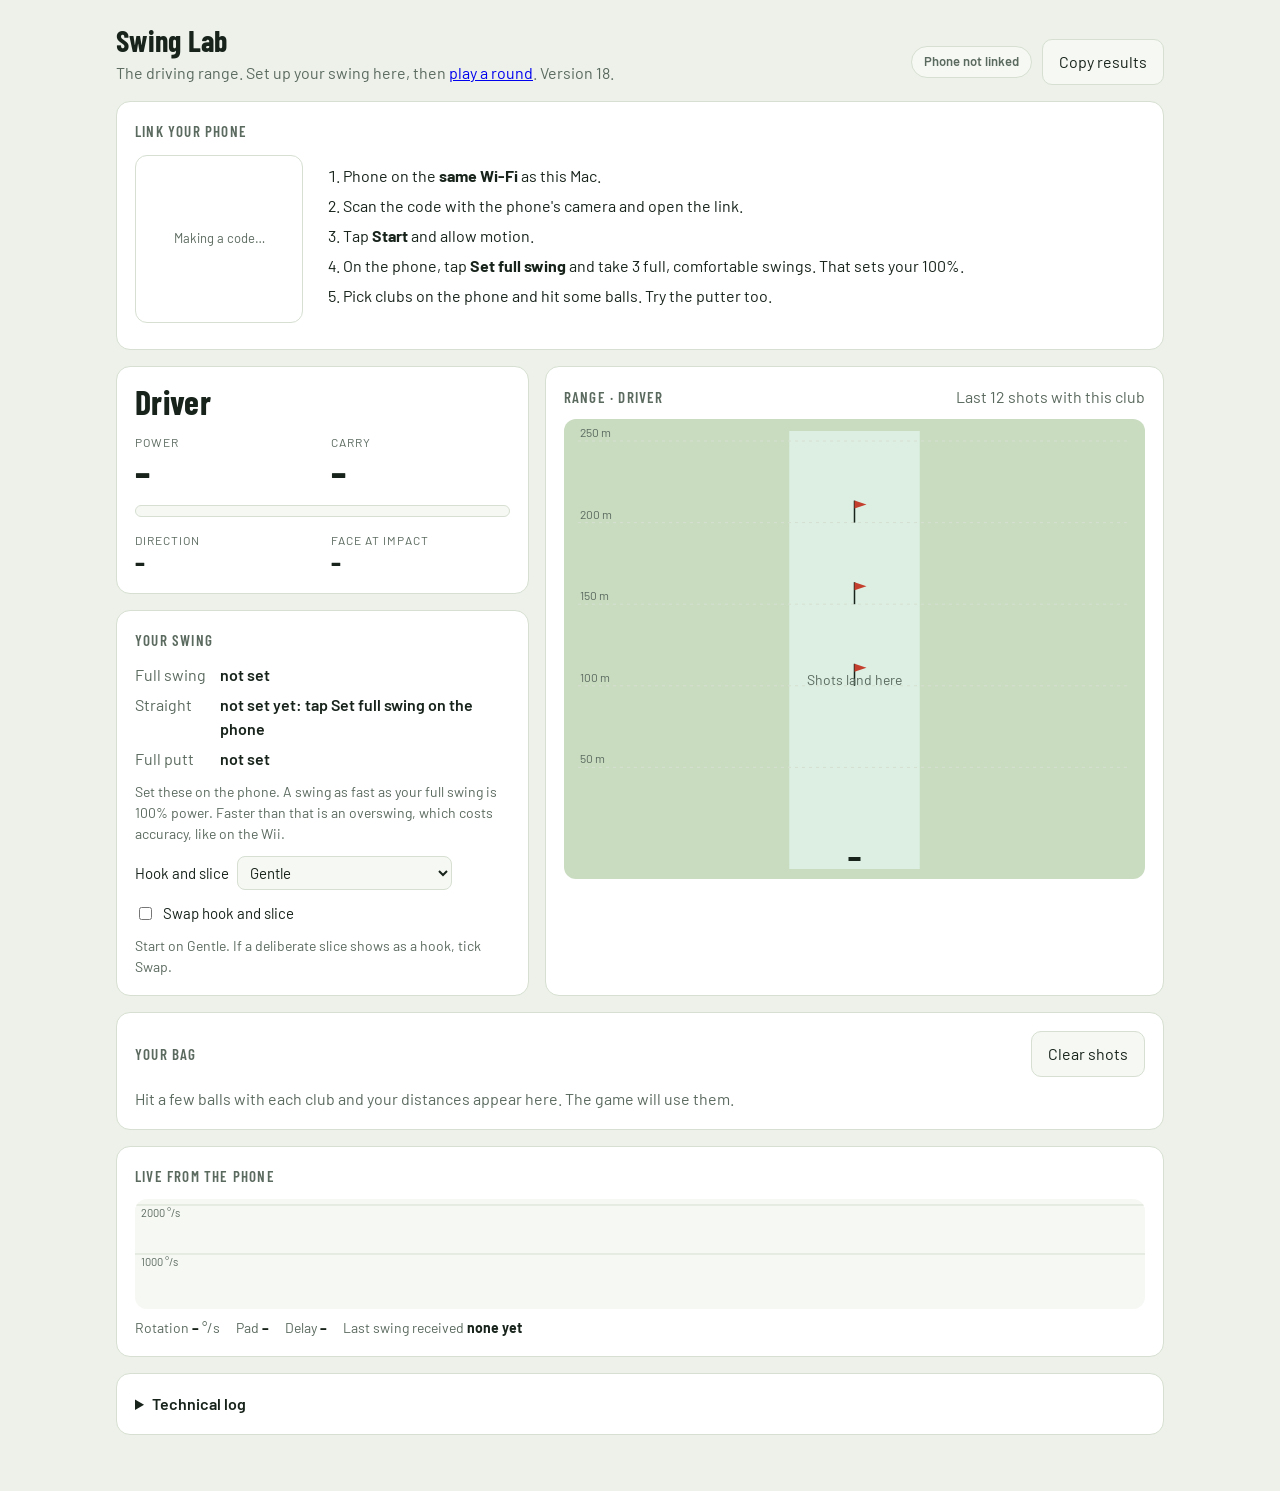
<file: lab.html>
<!doctype html>
<html lang="en">
<head>
<meta charset="utf-8">
<meta name="viewport" content="width=device-width,initial-scale=1">
<title>Swing Lab · Warringah Golf</title>
<link rel="preconnect" href="https://fonts.googleapis.com">
<link rel="preconnect" href="https://fonts.gstatic.com" crossorigin>
<link rel="stylesheet" href="https://fonts.googleapis.com/css2?family=Barlow:wght@400;500;600&family=Barlow+Condensed:wght@600;700&display=swap">
<link rel="stylesheet" href="style.css">
<style>
.wrap{max-width:1080px;margin:0 auto;padding:24px 16px 56px;display:grid;gap:16px}
header{display:flex;justify-content:space-between;align-items:flex-end;gap:12px;flex-wrap:wrap}
header p{margin:4px 0 0}
.hright{display:flex;gap:10px;align-items:center;flex-wrap:wrap}
.chip{font-size:13px;font-weight:600;border-radius:999px;padding:5px 12px;background:var(--surface-2);border:1px solid var(--line);color:var(--muted);white-space:nowrap}
.chip.ok{background:var(--fairway-soft);color:var(--fairway);border-color:transparent}
.chip.bad{background:var(--flag-soft);color:var(--flag);border-color:transparent}
.card{background:var(--surface);border:1px solid var(--line);border-radius:14px;padding:18px;min-width:0}
.pair{display:flex;gap:20px;align-items:center;flex-wrap:wrap}
.qr{width:168px;height:168px;flex:none;border-radius:12px;background:#ffffff;padding:10px;display:grid;place-items:center;border:1px solid var(--line)}
.qr img{width:100%;height:100%;image-rendering:pixelated}
.qr .wait{color:#5b6a5f;font-size:13px;text-align:center}
.pair ol{margin:0;padding-left:20px;flex:1 1 260px;min-width:0}
.pair li{margin-bottom:6px}
.link{font-size:12px;word-break:break-all;color:var(--muted);margin-top:8px}
.main{display:grid;grid-template-columns:minmax(0,1fr) minmax(0,1.5fr);gap:16px}
@media (max-width:820px){.main{grid-template-columns:1fr}}
.side{display:grid;gap:16px;align-content:start}
.clubhead{display:flex;justify-content:space-between;align-items:baseline;gap:10px}
.clubhead .num{font-size:34px;font-weight:700;line-height:1}
.tags{display:flex;gap:6px;flex-wrap:wrap}
.tag{font-size:12px;font-weight:600;border-radius:999px;padding:2px 9px;background:var(--surface-2);color:var(--muted);border:1px solid var(--line)}
.tag.over{background:var(--flag-soft);color:var(--flag);border-color:transparent}
.tag.cal{background:var(--amber-soft);color:var(--amber);border-color:transparent}
.stats{display:grid;grid-template-columns:repeat(2,minmax(0,1fr));gap:14px 18px;margin-top:14px}
.stat .k{font-size:12px;text-transform:uppercase;letter-spacing:.08em;color:var(--muted)}
.stat .num{font-size:40px;line-height:1;font-weight:700;font-variant-numeric:tabular-nums}
.stat .num small{font-size:18px;font-weight:600;color:var(--muted);margin-left:2px}
.stat.small .num{font-size:26px}
.meter{grid-column:1/-1;height:12px;border-radius:999px;background:var(--surface-2);border:1px solid var(--line);overflow:hidden}
.meter i{display:block;height:100%;width:0;background:var(--fairway);transition:width .4s ease}
.setup dl{display:grid;grid-template-columns:auto 1fr;gap:6px 14px;margin:0;font-variant-numeric:tabular-nums}
.setup dt{color:var(--muted)} .setup dd{margin:0;font-weight:600}
.setup .hint{font-size:14px;color:var(--muted);margin:10px 0 0}
.setup label{display:flex;gap:8px;align-items:center;margin-top:12px;font-size:15px;cursor:pointer;flex-wrap:wrap}
.setup select{font:inherit;padding:6px 8px;border-radius:8px;border:1px solid var(--line);background:var(--surface-2);color:var(--ink)}
.calbar{margin-top:10px;padding:10px 12px;border-radius:10px;background:var(--amber-soft);color:var(--amber);font-weight:600}
canvas.view{width:100%;display:block;border-radius:12px}
#range{height:460px;background:var(--rough)}
#graph{height:110px;background:var(--surface-2)}
.rangehead{display:flex;justify-content:space-between;gap:10px;align-items:baseline;flex-wrap:wrap;margin-bottom:10px}
.rangehead h2{margin:0}
.tablewrap{overflow-x:auto}
table{width:100%;border-collapse:collapse;font-variant-numeric:tabular-nums;font-size:15px}
th,td{text-align:right;padding:8px 10px;border-top:1px solid var(--line);white-space:nowrap}
th{font-size:12px;text-transform:uppercase;letter-spacing:.06em;color:var(--muted);font-weight:600;border-top:0}
th:first-child,td:first-child{text-align:left}
td.club{font-family:var(--display);font-size:18px;font-weight:700}
tr.current td{background:var(--fairway-soft)}
.empty{color:var(--muted);margin:0}
.readout{display:flex;gap:16px;flex-wrap:wrap;margin-top:8px;color:var(--muted);font-size:14px;font-variant-numeric:tabular-nums}
.readout b{color:var(--ink)}
details summary{cursor:pointer;font-weight:600}
pre{white-space:pre-wrap;font:12px/1.5 ui-monospace,Menlo,monospace;color:var(--muted);max-height:220px;overflow:auto;margin:10px 0 0}
</style>
</head>
<body>
<div class="wrap">
  <header>
    <div>
      <h1>Swing Lab</h1>
      <p class="muted">The driving range. Set up your swing here, then <a href="./">play a round</a>. <span id="ver"></span></p>
    </div>
    <div class="hright">
      <span class="chip" id="linkChip">Phone not linked</span>
      <button id="pairBtn" hidden>Show phone code</button>
      <button id="copyBtn">Copy results</button>
    </div>
  </header>

  <section class="card" id="pairCard">
    <h2>Link your phone</h2>
    <div class="pair">
      <div class="qr" id="qr"><span class="wait">Making a code…</span></div>
      <ol>
        <li>Phone on the <b>same Wi-Fi</b> as this Mac.</li>
        <li>Scan the code with the phone's camera and open the link.</li>
        <li>Tap <b>Start</b> and allow motion.</li>
        <li>On the phone, tap <b>Set full swing</b> and take 3 full, comfortable swings. That sets your 100%.</li>
        <li>Pick clubs on the phone and hit some balls. Try the putter too.</li>
      </ol>
    </div>
    <div class="link" id="link"></div>
  </section>

  <div class="main">
    <div class="side">
      <section class="card">
        <div class="clubhead"><span class="num" id="cName">Driver</span><span class="tags" id="tags"></span></div>
        <div class="stats">
          <div class="stat"><div class="k">Power</div><div class="num" id="sPower">–</div></div>
          <div class="stat"><div class="k" id="kCarry">Carry</div><div class="num" id="sCarry">–</div></div>
          <div class="meter"><i id="sMeter"></i></div>
          <div class="stat small"><div class="k">Direction</div><div class="num" id="sSide">–</div></div>
          <div class="stat small"><div class="k">Face at impact</div><div class="num" id="sFace">–</div></div>
        </div>
      </section>

      <section class="card setup">
        <h2>Your swing</h2>
        <dl>
          <dt>Full swing</dt><dd id="fullV">not set</dd>
          <dt>Straight</dt><dd id="straightV">not set</dd>
          <dt>Full putt</dt><dd id="puttV">not set</dd>
        </dl>
        <div class="calbar" id="calBar" hidden></div>
        <p class="hint">Set these on the phone. A swing as fast as your full swing is 100% power. Faster than that is an overswing, which costs accuracy, like on the Wii.</p>
        <label for="curve">Hook and slice
          <select id="curve"><option value="off">Off: every shot flies straight</option><option value="gentle">Gentle</option><option value="full">Full: like the Wii</option></select>
        </label>
        <label><input type="checkbox" id="flip"> Swap hook and slice</label>
        <p class="hint">Start on Gentle. If a deliberate slice shows as a hook, tick Swap.</p>
      </section>
    </div>

    <section class="card">
      <div class="rangehead"><h2 id="rangeTitle">Range · Driver</h2><span class="muted" id="rangeNote">Last 12 shots with this club</span></div>
      <canvas class="view" id="range" aria-label="Top-down view of the driving range with your shots"></canvas>
    </section>
  </div>

  <section class="card">
    <div class="rangehead"><h2>Your bag</h2><button id="clearBtn">Clear shots</button></div>
    <div class="tablewrap"><table id="bag" aria-label="Your distances by club">
      <thead><tr><th>Club</th><th>Shots</th><th>Avg carry</th><th>Longest</th><th>Avg miss</th><th>Overswings</th></tr></thead>
      <tbody></tbody>
    </table></div>
    <p class="empty" id="bagEmpty">Hit a few balls with each club and your distances appear here. The game will use them.</p>
  </section>

  <section class="card">
    <h2>Live from the phone</h2>
    <canvas class="view" id="graph" aria-label="Live phone rotation graph"></canvas>
    <div class="readout"><span>Rotation <b id="rNow">–</b> °/s</span><span>Pad <b id="hNow">–</b></span><span>Delay <b id="dNow">–</b></span><span>Last swing received <b id="lastRx">none yet</b></span></div>
  </section>

  <details class="card">
    <summary>Technical log</summary>
    <pre id="log"></pre>
  </details>
</div>
<div class="toast" id="toast"></div>

<script src="vendor/peerjs.min.js"></script>
<script src="vendor/qrcode.js"></script>
<script>
(() => {
const $ = s => document.querySelector(s);
const VERSION = 18;   // bump on every upload; the phone page must match
const logEl = $('#log');
function log(m){ logEl.textContent += `[${new Date().toLocaleTimeString()}] ${m}\n`; logEl.scrollTop = logEl.scrollHeight; }
function toast(t){ const el = $('#toast'); el.textContent = t; el.classList.add('show'); setTimeout(() => el.classList.remove('show'), 1800); }
const store = {
  get(k, d){ try { const v = localStorage.getItem(k); return v == null ? d : JSON.parse(v); } catch { return d; } },
  set(k, v){ try { localStorage.setItem(k, JSON.stringify(v)); } catch {} }
};

// Club table. Max carry in metres for a 100% swing; curve scales how much face angle bends the shot.
const CLUBS = {
  Dr: {name:'Driver', max:230, curve:1.0},  '3W': {name:'3 wood', max:210, curve:0.9},
  '5i': {name:'5 iron', max:170, curve:0.7}, '7i': {name:'7 iron', max:150, curve:0.6},
  '9i': {name:'9 iron', max:125, curve:0.5}, PW: {name:'Pitching wedge', max:105, curve:0.4},
  SW: {name:'Sand wedge', max:80, curve:0.35}, Pt: {name:'Putter', max:20, curve:0, putt:true}
};
const ORDER = Object.keys(CLUBS);
let club = 'Dr';
let flip = store.get('wgolf-flip2', false); $('#flip').checked = flip;
$('#flip').onchange = e => { flip = e.target.checked; store.set('wgolf-flip2', flip); shots.forEach(model); renderAll(); };
// How much face angle bends the ball. Gentle forgives small wobbles; Off flies everything straight.
const CURVE = {off: 0, gentle: 0.5, full: 1};
let curveMode = store.get('wgolf-curve', 'gentle'); if (!(curveMode in CURVE)) curveMode = 'gentle';
$('#curve').value = curveMode;
$('#curve').onchange = e => { curveMode = e.target.value; store.set('wgolf-curve', curveMode); shots.forEach(model); renderAll(); };
let calib = {full: null, puttFull: null, face0: null, set: {full:false, putt:false, face:false}};
const shots = store.get('wgolf-shots2', []).filter(s => s && CLUBS[s.club]);  // kept between visits
$('#clearBtn').onclick = () => { shots.length = 0; store.set('wgolf-shots2', shots); anim = null; renderAll(); toast('Bag cleared'); };
let lastShot = null, anim = null;

// ---------- link ----------
const ALPH = 'abcdefghjkmnpqrstuvwxyz23456789';
const rnd = n => Array.from(crypto.getRandomValues(new Uint8Array(n)), b => ALPH[b % ALPH.length]).join('');
let peer = null, conn = null, tries = 0, pingTimer = 0, rtts = [];
function chip(t, k){ const c = $('#linkChip'); c.textContent = t; c.className = 'chip' + (k ? ' ' + k : ''); }

function start(id){
  if (typeof Peer === 'undefined'){ chip('Link library missing', 'bad'); return; }
  peer = new Peer(id, {debug: 1});
  peer.on('open', pid => { store.set('wgolf-screen-id', pid); log('Screen online as ' + pid); showQR(pid); });
  peer.on('connection', c => attach(c));
  peer.on('disconnected', () => { log('Matchmaking server dropped, reconnecting (an existing phone link is not affected).'); try { peer.reconnect(); } catch {} });
  peer.on('error', e => {
    log('Peer error: ' + e.type + ' ' + (e.message || ''));
    if (e.type === 'unavailable-id'){ peer.destroy(); tries++; if (tries <= 6) setTimeout(() => start(id), 2000); else start('wgolf-' + rnd(6)); }
  });
}
start(store.get('wgolf-screen-id', null) || ('wgolf-' + rnd(6)));

function showQR(id){
  const url = new URL('controller.html?v=' + VERSION, location.href).href.split('#')[0] + '#' + id;
  $('#link').textContent = url;
  try { const q = qrcode(0, 'M'); q.addData(url); q.make(); $('#qr').innerHTML = q.createImgTag(6, 0); }
  catch(e){ $('#qr').innerHTML = '<span class="wait">Code failed. Type the link below on your phone.</span>'; }
}
$('#pairBtn').onclick = () => { $('#pairCard').hidden = false; $('#pairBtn').hidden = true; };

function attach(c){
  if (conn && conn !== c){ try { conn.close(); } catch {} }
  conn = c;
  c.on('open', () => {
    log('Phone linked.'); chip('Phone linked', 'ok');
    $('#pairCard').hidden = true; $('#pairBtn').hidden = false;
    clearInterval(pingTimer);
    pingTimer = setInterval(() => { if (conn && conn.open) conn.send({t:'ping', at: performance.now()}); }, 2000);
  });
  c.on('data', onData);
  c.on('close', () => { if (c !== conn) return; log('Phone disconnected.'); chip('Phone not linked', 'bad'); $('#pairCard').hidden = false; $('#pairBtn').hidden = true; clearInterval(pingTimer); });
}

// ---------- messages from the phone ----------
const samples = []; const MAXS = 300; let holdNow = false, rotNow = 0;
const num = (v, lo, hi, d = 0) => { const n = Number(v); return Number.isFinite(n) ? Math.max(lo, Math.min(hi, n)) : d; };
function onData(m){
  if (!m || typeof m !== 'object') return;
  switch (m.t){
    case 'pong': {
      const rtt = performance.now() - Number(m.at); if (!(rtt >= 0 && rtt < 10000)) return;
      rtts.push(rtt); if (rtts.length > 10) rtts.shift();
      $('#dNow').textContent = Math.round([...rtts].sort((a,b) => a-b)[rtts.length >> 1] / 2) + ' ms'; break;
    }
    case 'status':
      if (Number(m.v) !== VERSION){ chip('Phone page out of date: scan the code again', 'bad'); $('#pairCard').hidden = false; log(`Phone page is version ${Number(m.v) || 'old'}, screen is ${VERSION}.`); }
      if (m.motion === 'denied') toast('Motion was refused on the phone'); log('Phone: ' + String(m.device || '').slice(0,30) + ', motion ' + String(m.motion).slice(0,10)); break;
    case 'club': if (CLUBS[m.club]){ club = m.club; renderAll(); } break;
    case 'cal': {
      if (m.cancelled){ $('#calBar').hidden = true; break; }
      if (m.full != null){ calib = {full: num(m.full, 50, 3000), puttFull: num(m.puttFull, 10, 2000), face0: m.face0 == null ? null : num(m.face0, -180, 180), set: {full: !!(m.set && m.set.full), putt: !!(m.set && m.set.putt), face: !!(m.set && m.set.face)}}; $('#calBar').hidden = true; renderSetup(); break; }
      const step = num(m.step, 0, 3), what = m.mode === 'putt' ? 'putt' : 'swing';
      $('#calBar').hidden = false;
      $('#calBar').textContent = step < 3 ? `Setting your full ${what}: ${step} of 3 done` + (m.peak ? ` (last ${Math.round(num(m.peak,0,3000))} °/s)` : '') : `Full ${what} saved.`;
      break;
    }
    case 'm': {
      rotNow = num(m.r, 0, 3000); holdNow = !!m.h;
      samples.push({r: rotNow, h: holdNow}); if (samples.length > MAXS) samples.shift(); break;
    }
    case 'swing': {
      $('#lastRx').textContent = new Date().toLocaleTimeString();
      if (!CLUBS[m.club]){ log('Swing from an old phone page (no club). Reload the page on the phone.'); toast('Reload the Club page on your phone to get the club buttons'); }
      const s = {club: CLUBS[m.club] ? m.club : club, cal: !!m.cal, power: num(m.power, 0, 1), over: !!m.over, peak: num(m.peak, 0, 3000), face: num(m.face, -120, 120), faceRaw: num(m.faceRaw, -180, 180), faceOld: num(m.faceOld, -720, 720), dur: num(m.dur, 0, 5000), at: Date.now()};
      club = s.club;
      if (s.cal){ log(`Setup swing ${Math.round(s.peak)} °/s, face reading ${s.faceRaw}° (old method ${s.faceOld}°)`); toast('Setup swing recorded (not shown on the range)'); renderAll(); return; }
      s.noise = (Math.random() * 2 - 1);  // fixed per shot so re-modelling is stable
      model(s); shots.push(s); if (shots.length > 400) shots.splice(0, shots.length - 400);
      store.set('wgolf-shots2', shots);
      lastShot = s; anim = {s, t0: performance.now()};
      renderAll(); break;
    }
  }
}

// ---------- shot model ----------
function model(s){
  const c = CLUBS[s.club], sign = flip ? -1 : 1, k = CURVE[curveMode];
  if (c.putt){
    s.carry = +(c.max * s.power).toFixed(1);
    s.side = k ? Math.max(-3, Math.min(3, s.face * sign * 0.04 * s.carry / 10)) : 0;
    return s;
  }
  s.carry = Math.round(c.max * Math.pow(s.power, 0.9));
  const eff = Math.sign(s.face) * Math.max(0, Math.abs(s.face) - 5);   // ignore the first 5° either way
  let side = eff * sign * k * 0.9 * c.curve * (s.carry / 100);
  if (s.over) side += s.noise * 18 * c.curve * (s.carry / 200) + Math.sign(s.noise || 1) * 6;
  s.side = Math.max(-45, Math.min(45, side));
  return s;
}
const sideText = (s, putt) => { const a = Math.abs(s.side), lim = putt ? 0.3 : 2;
  return a < lim ? 'On line' : (putt ? a.toFixed(1) : Math.round(a)) + ' m ' + (s.side < 0 ? 'left' : 'right'); };

// ---------- rendering ----------
function renderSetup(){
  $('#fullV').textContent = calib.full ? Math.round(calib.full) + ' °/s' + (calib.set.full ? '' : ' (starter value, set it on the phone)') : 'not set';
  $('#straightV').textContent = calib.set.face ? 'set from your setup swings' : 'not set yet: tap Set full swing on the phone';
  $('#puttV').textContent = calib.puttFull ? Math.round(calib.puttFull) + ' °/s' + (calib.set.putt ? '' : ' (starter value)') : 'not set';
}
function renderShot(){
  const c = CLUBS[club];
  $('#cName').textContent = c.name;
  $('#kCarry').textContent = c.putt ? 'Distance' : 'Carry';
  $('#rangeTitle').textContent = (c.putt ? 'Practice green · ' : 'Range · ') + c.name;
  const s = [...shots].reverse().find(x => x.club === club) || null;  // latest shot with this club
  $('#tags').innerHTML = s ? (s.over ? '<span class="tag over">Overswing</span>' : '') : '';
  if (!s){ ['#sPower','#sCarry','#sSide','#sFace'].forEach(k => $(k).textContent = '–'); $('#sMeter').style.width = '0'; return; }
  $('#sPower').innerHTML = Math.round(s.power*100) + '<small>%</small>';
  $('#sCarry').innerHTML = (c.putt ? s.carry.toFixed(1) : s.carry) + '<small>m</small>';
  $('#sSide').textContent = sideText(s, c.putt);
  $('#sFace').innerHTML = (s.face > 0 ? '+' : '') + Math.round(s.face) + '<small>°</small>';
  $('#sMeter').style.width = Math.round(s.power*100) + '%';
}
function renderBag(){
  const rows = ORDER.map(k => {
    const list = shots.filter(s => s.club === k); if (!list.length) return '';
    const c = CLUBS[k], avg = list.reduce((a,s) => a + s.carry, 0) / list.length, best = Math.max(...list.map(s => s.carry));
    const miss = list.reduce((a,s) => a + s.side, 0) / list.length, overs = list.filter(s => s.over).length;
    const f = v => c.putt ? v.toFixed(1) + ' m' : Math.round(v) + ' m';
    const missT = Math.abs(miss) < (c.putt ? 0.3 : 2) ? 'straight' : f(Math.abs(miss)) + (miss < 0 ? ' left' : ' right');
    return `<tr class="${k === club ? 'current' : ''}"><td class="club">${c.name}</td><td>${list.length}</td><td>${f(avg)}</td><td>${f(best)}</td><td>${missT}</td><td>${c.putt ? '–' : overs}</td></tr>`;
  }).join('');
  $('#bag tbody').innerHTML = rows; $('#bagEmpty').hidden = !!rows; $('#bag').hidden = !rows;
}
function renderAll(){ renderShot(); renderBag(); renderSetup(); }

const css = n => getComputedStyle(document.documentElement).getPropertyValue(n).trim();
function fit(cv){ const r = window.devicePixelRatio || 1, w = cv.clientWidth, h = cv.clientHeight;
  if (cv.width !== Math.round(w*r) || cv.height !== Math.round(h*r)){ cv.width = Math.round(w*r); cv.height = Math.round(h*r); }
  const c = cv.getContext('2d'); c.setTransform(r,0,0,r,0,0); return [c, w, h]; }

function drawRange(now){
  const [c, w, h] = fit($('#range')); c.clearRect(0,0,w,h);
  const C = CLUBS[club], putt = !!C.putt;
  const maxD = putt ? 22 : 250, top = 22, bottom = h - 30, cx = w/2, sc = (bottom - top) / maxD;
  const latSc = putt ? Math.min(sc, (w/2 - 20) / 6) : sc;  // putts: widen sideways so a metre is visible
  c.font = '12px ' + css('--body');
  if (putt){
    c.fillStyle = css('--fairway-soft'); c.beginPath(); c.ellipse(cx, (top+bottom)/2, Math.min(w/2-16, 170), (bottom-top)/2 + 10, 0, 0, Math.PI*2); c.fill();
  } else {
    c.fillStyle = css('--fairway-soft'); c.fillRect(cx - 40*sc, top - 10, 80*sc, bottom - top + 30);
  }
  c.strokeStyle = css('--line'); c.fillStyle = css('--muted'); c.setLineDash([3,4]); c.lineWidth = 1;
  const marks = putt ? [5,10,15,20] : [50,100,150,200,250];
  for (const d of marks){ const y = bottom - d*sc; c.beginPath(); c.moveTo(14, y); c.lineTo(w-14, y); c.stroke(); c.fillText(d + ' m', 16, y - 4); }
  c.setLineDash([]);
  // flags
  const flags = putt ? [5,10,15] : [100,150,200];
  for (const d of flags){ const y = bottom - d*sc;
    if (putt){ c.fillStyle = css('--ink'); c.beginPath(); c.arc(cx, y, 3.5, 0, Math.PI*2); c.fill(); }
    c.strokeStyle = css('--ink'); c.lineWidth = 1.5; c.beginPath(); c.moveTo(cx, y); c.lineTo(cx, y - 22); c.stroke();
    c.fillStyle = css('--flag'); c.beginPath(); c.moveTo(cx, y - 22); c.lineTo(cx + 12, y - 18); c.lineTo(cx, y - 14); c.closePath(); c.fill();
  }
  // tee / ball start
  c.fillStyle = css('--ink'); c.fillRect(cx - 6, bottom + 8, 12, 4);
  const pos = s => [cx + s.side * latSc * (putt ? 1 : 1), bottom - s.carry * sc];
  // earlier shots with this club
  const list = shots.filter(s => s.club === club).slice(-12);
  list.forEach(s => { if (anim && s === anim.s) return; const [x, y] = pos(s);
    c.globalAlpha = .45; c.fillStyle = '#ffffff'; c.strokeStyle = css('--ink'); c.lineWidth = 1; c.beginPath(); c.arc(x, y, 3.5, 0, Math.PI*2); c.fill(); c.stroke(); c.globalAlpha = 1; });
  if (!$('#calBar').hidden){ c.fillStyle = css('--amber'); c.textAlign = 'center'; c.font = '600 15px ' + css('--body');
    c.fillText('Setting your full swing. These swings are not shown here.', cx, top + 40); c.textAlign = 'left'; }
  if (!list.length){ c.fillStyle = css('--muted'); c.textAlign = 'center'; c.font = '14px ' + css('--body');
    c.fillText(putt ? 'Putts land here' : 'Shots land here', cx, (top + bottom) / 2 + 40); c.textAlign = 'left'; }
  // last shot flight
  if (anim && anim.s.club === club){
    const s = anim.s, k = Math.min(1, (now - anim.t0) / (putt ? 1100 : 1500)), e = 1 - Math.pow(1-k, 3);
    const [ex, ey] = pos(s), ctrlX = cx + (ex - cx) * 0.2;
    const pt = t => [(1-t)*(1-t)*cx + 2*(1-t)*t*ctrlX + t*t*ex, (1-t)*(1-t)*bottom + 2*(1-t)*t*((bottom+ey)/2) + t*t*ey];
    c.strokeStyle = css('--ink'); c.globalAlpha = .6; c.lineWidth = 2; c.beginPath();
    for (let i = 0; i <= 40; i++){ const [x,y] = pt(e*i/40); i ? c.lineTo(x,y) : c.moveTo(x,y); } c.stroke(); c.globalAlpha = 1;
    const [bx, by] = pt(e);
    c.fillStyle = '#ffffff'; c.strokeStyle = css('--ink'); c.lineWidth = 1.5; c.beginPath(); c.arc(bx, by, 7, 0, Math.PI*2); c.fill(); c.stroke();
    if (k >= 1){ c.strokeStyle = css('--flag'); c.lineWidth = 2; c.beginPath(); c.arc(bx, by, 14, 0, Math.PI*2); c.stroke(); }
    if (k >= 1){ c.fillStyle = css('--ink'); c.font = '600 14px ' + css('--body'); c.fillText((putt ? s.carry.toFixed(1) : s.carry) + ' m', bx + 10, by + 4); }
  }
}
function drawGraph(){
  const [c, w, h] = fit($('#graph')); c.clearRect(0,0,w,h);
  const maxR = 2000, y = r => h - 6 - (Math.min(r, maxR) / maxR) * (h - 12);
  c.font = '11px ' + css('--body'); c.lineWidth = 1; c.strokeStyle = css('--line'); c.fillStyle = css('--muted');
  for (const r of [1000, 2000]){ c.beginPath(); c.moveTo(0, y(r)); c.lineTo(w, y(r)); c.stroke(); c.fillText(r + ' °/s', 6, y(r) + 12); }
  const step = w / (MAXS - 1), off = MAXS - samples.length;
  c.fillStyle = css('--fairway-soft'); samples.forEach((s, i) => { if (s.h) c.fillRect((i + off) * step, 0, step + 1, h); });
  if (samples.length > 1){ c.strokeStyle = css('--fairway'); c.lineWidth = 2; c.beginPath();
    samples.forEach((s, i) => { const px = (i + off) * step, py = y(s.r); i ? c.lineTo(px, py) : c.moveTo(px, py); }); c.stroke(); }
  $('#rNow').textContent = samples.length ? Math.round(rotNow) : '–';
  $('#hNow').textContent = samples.length ? (holdNow ? 'held' : 'off') : '–';
}
(function loop(t){ drawRange(t || performance.now()); drawGraph(); requestAnimationFrame(loop); })();

// ---------- copy ----------
$('#copyBtn').onclick = async () => {
  const lines = ['Swing Lab results (version ' + VERSION + ')', new Date().toString(), navigator.userAgent, '',
    `Full swing: ${calib.full || '?'} °/s (${calib.set.full ? 'set' : 'starter'}), straight reading: ${calib.face0 == null ? 'not set' : calib.face0 + '°'}, full putt: ${calib.puttFull || '?'} °/s (${calib.set.putt ? 'set' : 'starter'}), hook/slice: ${curveMode}${flip ? ', swapped' : ''}`, '', 'Bag:'];
  ORDER.forEach(k => { const l = shots.filter(s => s.club === k); if (!l.length) return;
    const avg = l.reduce((a,s) => a + s.carry, 0) / l.length, miss = l.reduce((a,s) => a + s.side, 0) / l.length;
    lines.push(`${CLUBS[k].name}: ${l.length} shots, avg ${avg.toFixed(1)} m, best ${Math.max(...l.map(s => s.carry))} m, avg miss ${miss.toFixed(1)} m, overswings ${l.filter(s => s.over).length}`); });
  lines.push('', 'Shots (club peak°/s power face° ms):');
  shots.slice(-60).forEach(s => lines.push(`${s.club} ${Math.round(s.peak)} ${Math.round(s.power*100)}% face ${s.face}° (raw ${s.faceRaw}°, old ${s.faceOld}°) ${s.dur}ms${s.over ? ' OVER' : ''}`));
  lines.push('', '--- log ---', logEl.textContent.trim().split('\n').slice(-15).join('\n'));
  const text = lines.join('\n');
  try { await navigator.clipboard.writeText(text); toast('Copied to the clipboard.'); }
  catch { const ta = document.createElement('textarea'); ta.value = text; document.body.appendChild(ta); ta.select(); document.execCommand('copy'); ta.remove(); toast('Copied.'); }
};

$('#ver').textContent = 'Version ' + VERSION + '.';
renderAll();
})();
</script>
</body>
</html>
</file>
<file: style.css>
/* Layout: one centred column on the Mac screen; the phone page is a single full-height pad. */
:root{
  --bg:#edf1e9; --surface:#ffffff; --surface-2:#f6f8f3; --ink:#17231b; --muted:#5b6a5f; --line:#d6dfd1;
  --fairway:#2c7a4c; --fairway-ink:#ffffff; --fairway-soft:#dcefe2; --rough:#c9dcc0; --green-dark:#9fc79f;
  --sand:#e6d6a8; --flag:#c43f2e; --flag-soft:#f8e0dc; --amber:#9a5f10; --amber-soft:#faeed7;
  --info:#2a64a3; --info-soft:#e0ebf7;
  --display:"Barlow Condensed","Arial Narrow",system-ui,sans-serif;
  --body:"Barlow",system-ui,-apple-system,"Segoe UI",sans-serif;
  color-scheme:light;
}
@media (prefers-color-scheme: dark){
  :root:not([data-theme="light"]){
    --bg:#0e1511; --surface:#16201a; --surface-2:#1b271f; --ink:#e3ebe5; --muted:#99ab9e; --line:#27362c;
    --fairway:#5cc489; --fairway-ink:#0e1511; --fairway-soft:#1b3a28; --rough:#1e3526; --green-dark:#2c5a3a;
    --sand:#5a4e2c; --flag:#ef7b69; --flag-soft:#3b1f1b; --amber:#e6aa59; --amber-soft:#382a15;
    --info:#7cb2ea; --info-soft:#17283a; color-scheme:dark;
  }
}
:root[data-theme="dark"]{
  --bg:#0e1511; --surface:#16201a; --surface-2:#1b271f; --ink:#e3ebe5; --muted:#99ab9e; --line:#27362c;
  --fairway:#5cc489; --fairway-ink:#0e1511; --fairway-soft:#1b3a28; --rough:#1e3526; --green-dark:#2c5a3a;
  --sand:#5a4e2c; --flag:#ef7b69; --flag-soft:#3b1f1b; --amber:#e6aa59; --amber-soft:#382a15;
  --info:#7cb2ea; --info-soft:#17283a; color-scheme:dark;
}
*{box-sizing:border-box}
[hidden]{display:none!important}
html,body{margin:0}
body{background:var(--bg);color:var(--ink);font:16px/1.5 var(--body)}
h1,h2,.num{font-family:var(--display);letter-spacing:.01em;text-wrap:balance}
h1{font-size:30px;line-height:1.1;margin:0;font-weight:700}
h2{font-size:15px;margin:0 0 12px;text-transform:uppercase;letter-spacing:.08em;color:var(--muted);font-weight:600}
.muted{color:var(--muted)}
button{font:inherit;border-radius:10px;padding:10px 16px;cursor:pointer;border:1px solid var(--line);background:var(--surface-2);color:var(--ink)}
button.primary{background:var(--fairway);color:var(--fairway-ink);border-color:var(--fairway);font-weight:600}
button:focus-visible{outline:3px solid var(--info);outline-offset:2px}
button:disabled{opacity:.5;cursor:default}
.pill{display:inline-block;flex:none;min-width:86px;text-align:center;font-size:12px;font-weight:600;border-radius:999px;padding:3px 10px;background:var(--surface-2);color:var(--muted);border:1px solid var(--line)}
.ok .pill{background:var(--fairway-soft);color:var(--fairway);border-color:transparent}
.bad .pill{background:var(--flag-soft);color:var(--flag);border-color:transparent}
.run .pill{background:var(--info-soft);color:var(--info);border-color:transparent}
.warn .pill{background:var(--amber-soft);color:var(--amber);border-color:transparent}
.toast{position:fixed;left:50%;bottom:calc(20px + env(safe-area-inset-bottom,0px));transform:translateX(-50%);background:var(--ink);color:var(--bg);padding:8px 14px;border-radius:999px;font-size:14px;opacity:0;transition:opacity .2s;pointer-events:none;z-index:9}
.toast.show{opacity:1}
@media (prefers-reduced-motion: reduce){*{transition:none!important;animation:none!important}}
</file>
